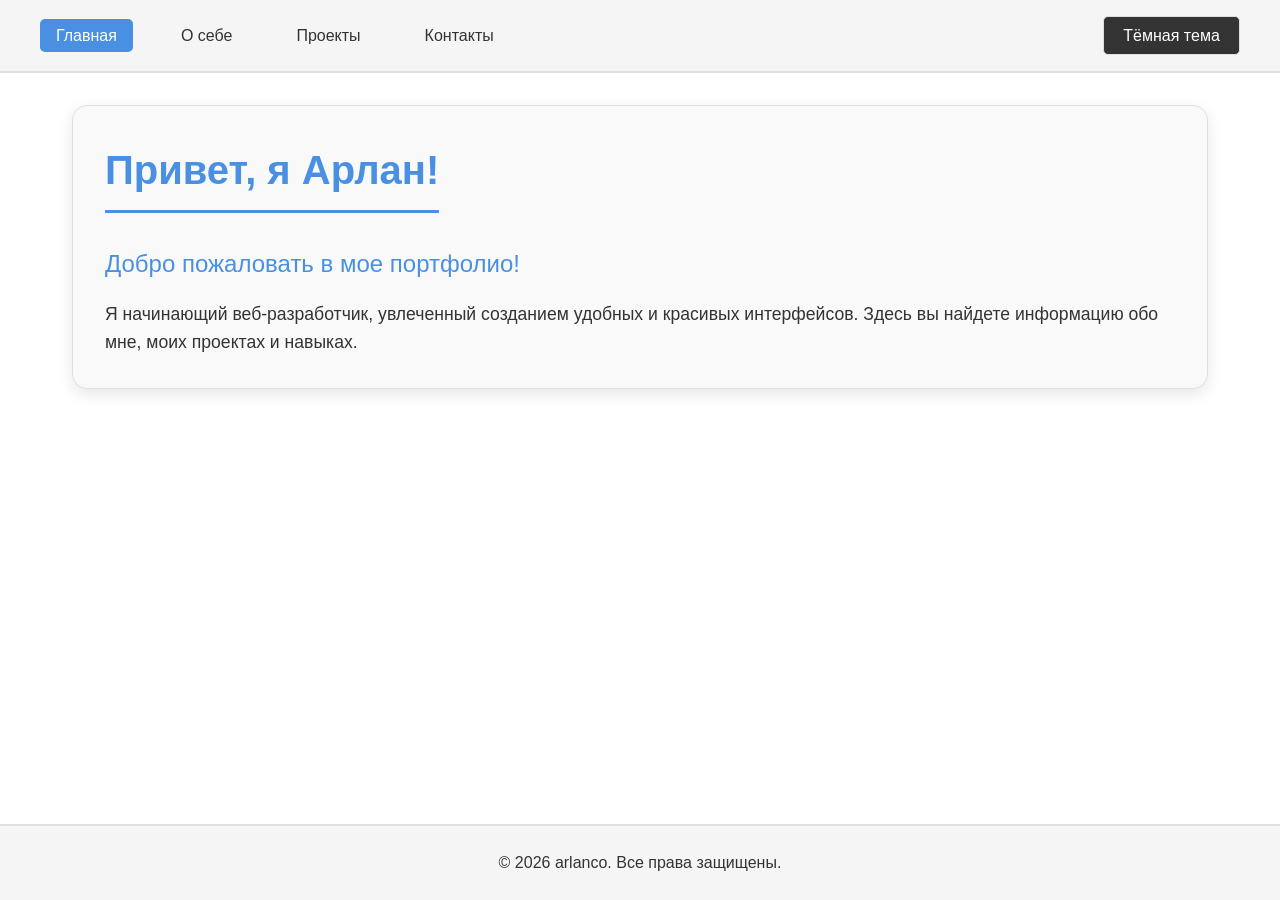
<file: index.html>
<!DOCTYPE html>
<html lang="ru">
<head>
    <meta charset="UTF-8">
    <meta name="viewport" content="width=device-width, initial-scale=1.0">
    <title>Главная - Портфолио</title>
    <link rel="stylesheet" href="style.css">
</head>
<body>
    <header>
        <div class="header-container">
            <nav>
                <ul>
                    <li><a href="index.html" class="active">Главная</a></li>
                    <li><a href="about.html">О себе</a></li>
                    <li><a href="projects.html">Проекты</a></li>
                    <li><a href="contact.html">Контакты</a></li>
                </ul>
            </nav>
            <button id="theme-toggle">Тёмная тема</button>
        </div>
    </header>

    <main>
        <section class="hero">
            <h1>Привет, я Арлан!</h1>
            <div class="hero-content">
                <div class="hero-text">
                    <p class="greeting">Добро пожаловать в мое портфолио!</p>
                    <p class="description">Я начинающий веб-разработчик, увлеченный созданием удобных и красивых интерфейсов. Здесь вы найдете информацию обо мне, моих проектах и навыках.</p>
                </div>
            </div>
        </section>
    </main>

    <footer>
        <p>&copy; 2026 arlanco. Все права защищены.</p>
    </footer>

    <script src="script.js"></script>
</body>
</html>
</file>
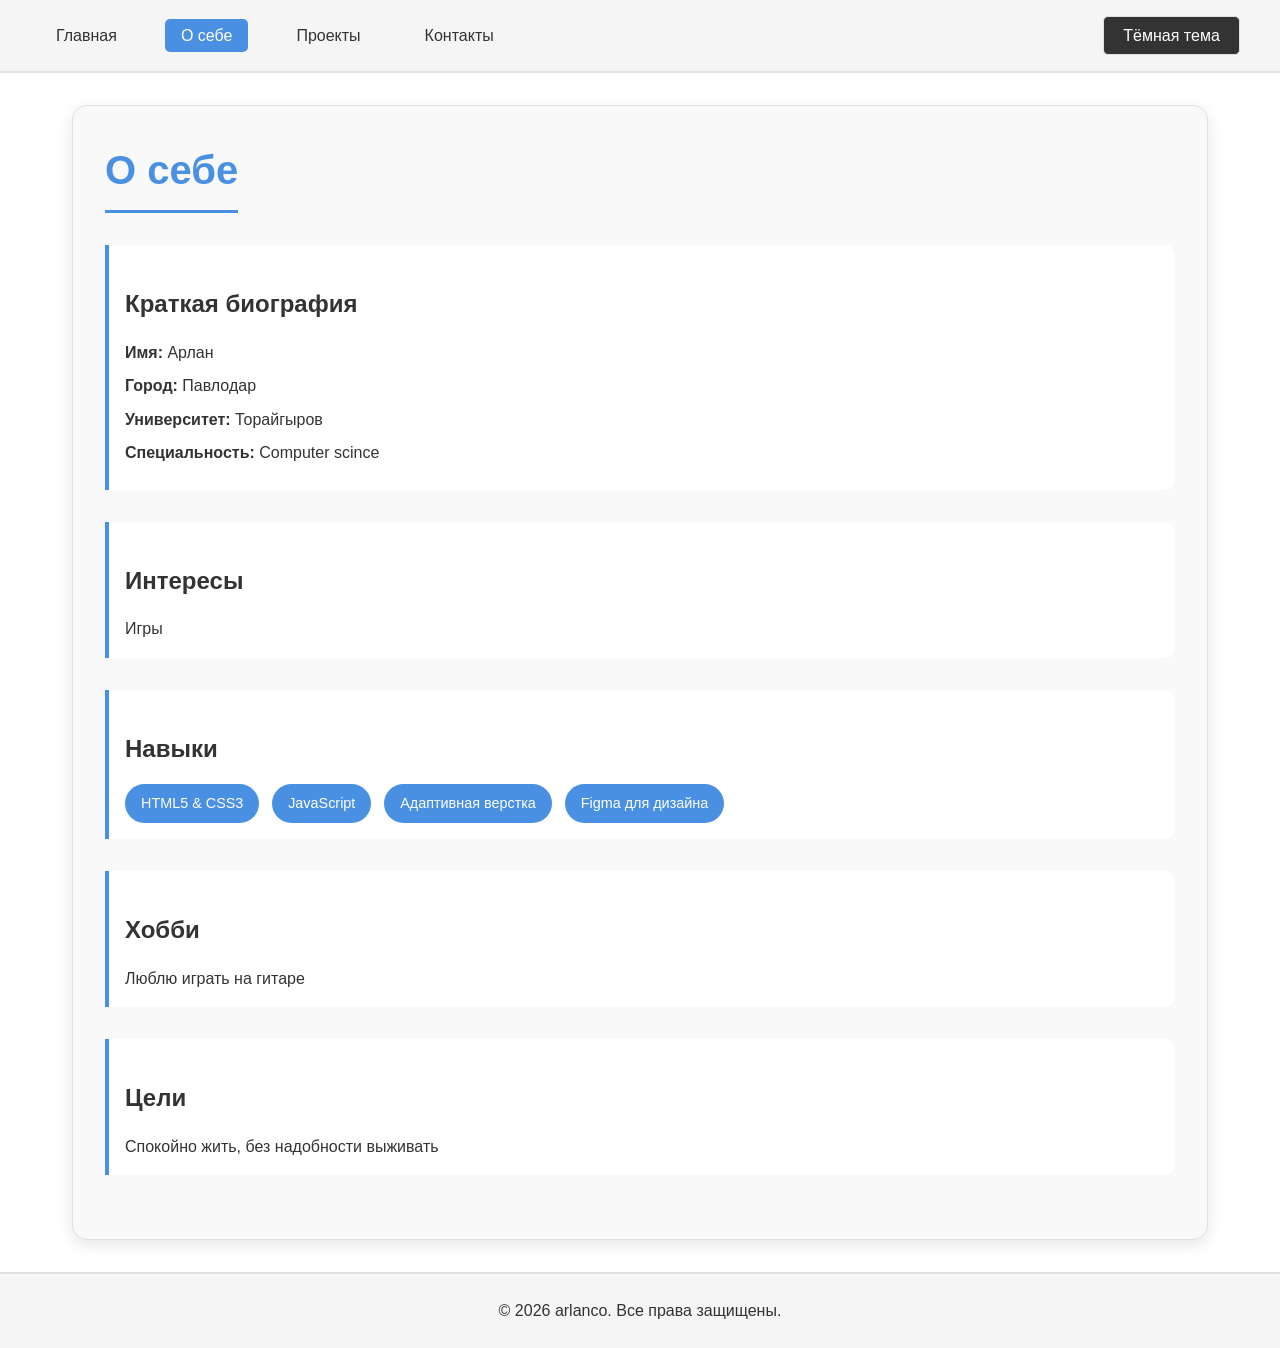
<file: about.html>
<!DOCTYPE html>
<html lang="ru">
<head>
    <meta charset="UTF-8">
    <meta name="viewport" content="width=device-width, initial-scale=1.0">
    <title>О себе - Портфолио</title>
    <link rel="stylesheet" href="style.css">
</head>
<body>
    <header>
        <div class="header-container">
            <nav>
                <ul>
                    <li><a href="index.html">Главная</a></li>
                    <li><a href="about.html" class="active">О себе</a></li>
                    <li><a href="projects.html">Проекты</a></li>
                    <li><a href="contact.html">Контакты</a></li>
                </ul>
            </nav>
            <button id="theme-toggle">Тёмная тема</button>
        </div>
    </header>

    <main>
        <section class="about">
            <h1>О себе</h1>
            
            <article class="bio">
                <h2>Краткая биография</h2>
                <ul class="bio-list">
                    <li><strong>Имя:</strong> Арлан</li>
                    <li><strong>Город:</strong> Павлодар</li>
                    <li><strong>Университет:</strong> Торайгыров</li>
                    <li><strong>Специальность:</strong> Computer scince</li>
                </ul>
            </article>

            <article class="interests">
                <h2>Интересы</h2>
                <p>Игры</p>
            </article>

            <article class="skills">
                <h2>Навыки</h2>
                <ul class="skills-list">
                    <li>HTML5 & CSS3</li>
                    <li>JavaScript</li>
                    <li>Адаптивная верстка</li>
                    <li>Figma для дизайна</li>
                </ul>
            </article>

            <article class="hobbies">
                <h2>Хобби</h2>
                <p>Люблю играть на гитаре</p>
            </article>

            <article class="goals">
                <h2>Цели</h2>
                <p>Спокойно жить, без надобности выживать</p>
            </article>
        </section>
    </main>

    <footer>
        <p>&copy; 2026 arlanco. Все права защищены.</p>
    </footer>

    <script src="script.js"></script>
</body>
</html>
</file>
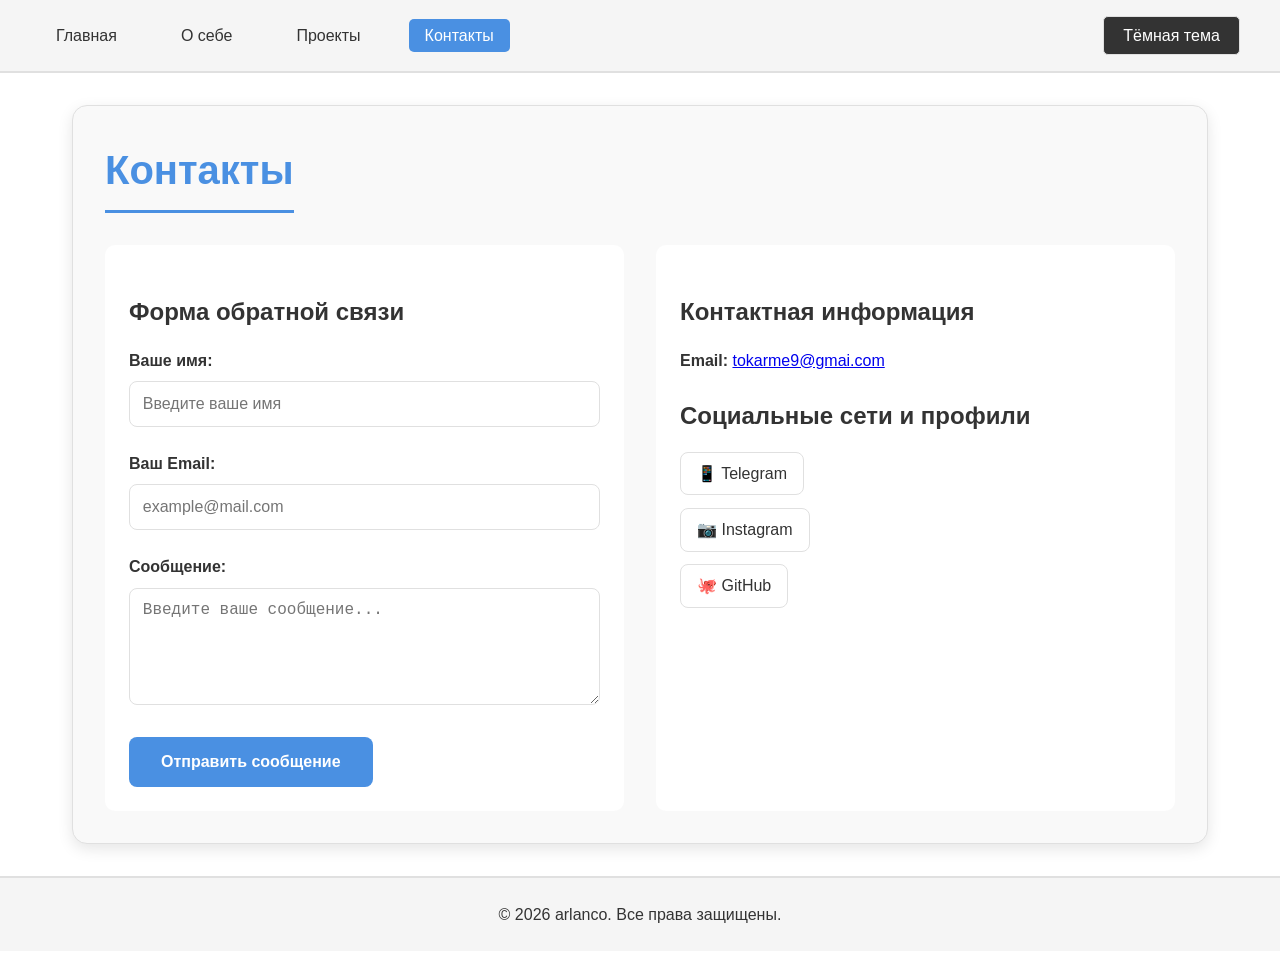
<file: contact.html>
<!DOCTYPE html>
<html lang="ru">
<head>
    <meta charset="UTF-8">
    <meta name="viewport" content="width=device-width, initial-scale=1.0">
    <title>Контакты - Портфолио</title>
    <link rel="stylesheet" href="style.css">
</head>
<body>
    <header>
        <div class="header-container">
            <nav>
                <ul>
                    <li><a href="index.html">Главная</a></li>
                    <li><a href="about.html">О себе</a></li>
                    <li><a href="projects.html">Проекты</a></li>
                    <li><a href="contact.html" class="active">Контакты</a></li>
                </ul>
            </nav>
            <button id="theme-toggle">Тёмная тема</button>
        </div>
    </header>

    <main>
        <section class="contact">
            <h1>Контакты</h1>

            <div class="contact-container">
                <div class="contact-form">
                    <h2>Форма обратной связи</h2>
                    <form id="contactForm">
                        <div class="form-group">
                            <label for="name">Ваше имя:</label>
                            <input type="text" id="name" name="name" placeholder="Введите ваше имя" required>
                        </div>

                        <div class="form-group">
                            <label for="email">Ваш Email:</label>
                            <input type="email" id="email" name="email" placeholder="example@mail.com" required>
                        </div>

                        <div class="form-group">
                            <label for="message">Сообщение:</label>
                            <textarea id="message" name="message" rows="5" placeholder="Введите ваше сообщение..." required></textarea>
                        </div>

                        <button type="submit" class="submit-btn">Отправить сообщение</button>
                    </form>
                </div>

                <div class="contact-info">
                    <h2>Контактная информация</h2>
                    <p><strong>Email:</strong> <a href="mailto:alex.dev@example.com">tokarme9@gmai.com</a></p>

                    <h2>Социальные сети и профили</h2>
                    <ul class="social-links">
                        <li><a href="#" target="_blank">📱 Telegram</a></li>
                        <li><a href="#" target="_blank">📷 Instagram</a></li>
                        <li><a href="#" target="_blank">🐙 GitHub</a></li>
                    </ul>
                </div>
            </div>
        </section>
    </main>

    <footer>
        <p>&copy; 2026 arlanco. Все права защищены.</p>
    </footer>

    <script src="script.js"></script>
</body>
</html>
</file>
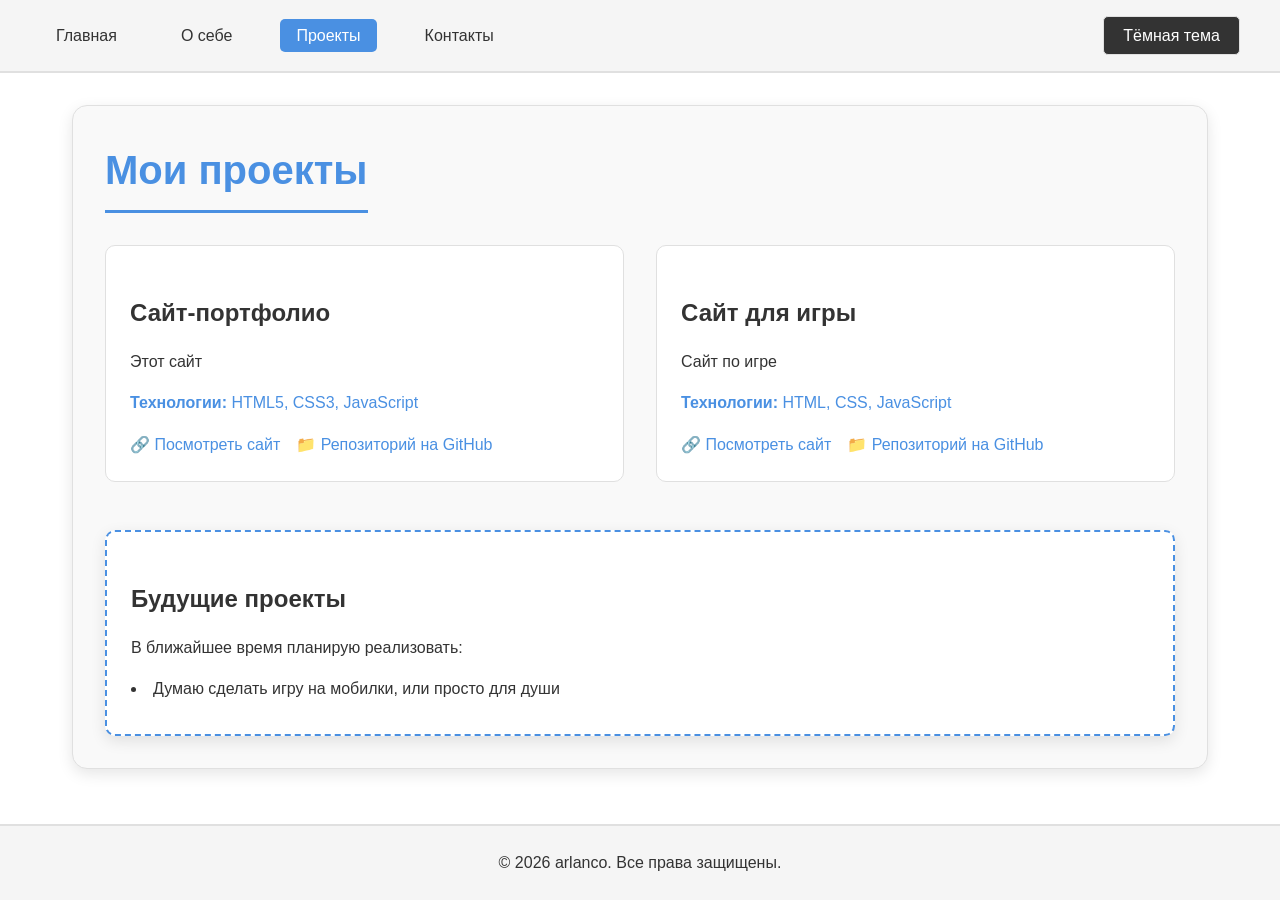
<file: projects.html>
<!DOCTYPE html>
<html lang="ru">
<head>
    <meta charset="UTF-8">
    <meta name="viewport" content="width=device-width, initial-scale=1.0">
    <title>Проекты - Портфолио</title>
    <link rel="stylesheet" href="style.css">
</head>
<body>
    <header>
        <div class="header-container">
            <nav>
                <ul>
                    <li><a href="index.html">Главная</a></li>
                    <li><a href="about.html">О себе</a></li>
                    <li><a href="projects.html" class="active">Проекты</a></li>
                    <li><a href="contact.html">Контакты</a></li>
                </ul>
            </nav>
            <button id="theme-toggle">Тёмная тема</button>
        </div>
    </header>

    <main>
        <section class="projects">
            <h1>Мои проекты</h1>

            <div class="projects-grid">
                <article class="project-card">
                    <h2>Сайт-портфолио</h2>
                    <p class="project-description">Этот сайт</p>
                    <p class="project-tech"><strong>Технологии:</strong> HTML5, CSS3, JavaScript</p>
                    <div class="project-links">
                        <a href="#" target="_blank">🔗 Посмотреть сайт</a>
                        <a href="#" target="_blank">📁 Репозиторий на GitHub</a>
                    </div>
                </article>

                <article class="project-card">
                    <h2>Сайт для игры</h2>
                    <p class="project-description">Сайт по игре</p>
                    <p class="project-tech"><strong>Технологии:</strong> HTML, CSS, JavaScript</p>
                    <div class="project-links">
                        <a href="#" target="_blank">🔗 Посмотреть сайт</a>
                        <a href="#" target="_blank">📁 Репозиторий на GitHub</a>
                    </div>
                </article>
            </div>

            <section class="future-projects">
                <h2>Будущие проекты</h2>
                <p>В ближайшее время планирую реализовать:</p>
                <ul>
                    <li>Думаю сделать игру на мобилки, или просто для души</li>
                </ul>
            </section>
        </section>
    </main>

    <footer>
        <p>&copy; 2026 arlanco. Все права защищены.</p>
    </footer>

    <script src="script.js"></script>
</body>
</html>
</file>
<file: style.css>
:root {
    --bg-color: #ffffff;
    --text-color: #333333;
    --header-footer-bg: #f5f5f5;
    --link-color: #4a90e2;
    --link-hover-color: #357abd;
    --active-link-bg: #4a90e2;
    --active-link-color: white;
    --card-bg: #f9f9f9;
    --border-color: #e0e0e0;
    --button-bg: #333333;
    --button-color: white;
    --shadow: rgba(0,0,0,0.1);
}

body.dark-theme {
    --bg-color: #1a1a1a;
    --text-color: #f0f0f0;
    --header-footer-bg: #2d2d2d;
    --link-color: #66b0ff;
    --link-hover-color: #99ccff;
    --active-link-bg: #66b0ff;
    --active-link-color: #1a1a1a;
    --card-bg: #2d2d2d;
    --border-color: #404040;
    --button-bg: #666666;
    --button-color: #ffffff;
    --shadow: rgba(255,255,255,0.05);
}

* {
    margin: 0;
    padding: 0;
    box-sizing: border-box;
}

body {
    font-family: 'Segoe UI', Tahoma, Geneva, Verdana, sans-serif;
    background-color: var(--bg-color);
    color: var(--text-color);
    line-height: 1.6;
    transition: background-color 0.3s, color 0.3s;
    min-height: 100vh;
    display: flex;
    flex-direction: column;
}

header {
    background-color: var(--header-footer-bg);
    border-bottom: 2px solid var(--border-color);
    padding: 1rem 2rem;
}

.header-container {
    max-width: 1200px;
    margin: 0 auto;
    display: flex;
    justify-content: space-between;
    align-items: center;
}

nav ul {
    list-style: none;
    display: flex;
    gap: 2rem;
}

nav a {
    text-decoration: none;
    color: var(--text-color);
    font-weight: 500;
    padding: 0.5rem 1rem;
    border-radius: 5px;
    transition: all 0.3s;
}

nav a:hover {
    color: var(--link-color);
    background-color: rgba(74, 144, 226, 0.1);
}

nav a.active {
    background-color: var(--active-link-bg);
    color: var(--active-link-color);
}

#theme-toggle {
    background-color: var(--button-bg);
    color: var(--button-color);
    border: none;
    padding: 0.6rem 1.2rem;
    border-radius: 5px;
    cursor: pointer;
    font-size: 1rem;
    font-weight: 500;
    transition: opacity 0.3s;
    border: 1px solid var(--border-color);
}

#theme-toggle:hover {
    opacity: 0.8;
}

main {
    flex: 1;
    max-width: 1200px;
    margin: 2rem auto;
    padding: 0 2rem;
    width: 100%;
}

section {
    background-color: var(--card-bg);
    padding: 2rem;
    border-radius: 15px;
    box-shadow: 0 5px 15px var(--shadow);
    border: 1px solid var(--border-color);
}

h1 {
    font-size: 2.5rem;
    margin-bottom: 2rem;
    color: var(--link-color);
    border-bottom: 3px solid var(--link-color);
    padding-bottom: 0.5rem;
    display: inline-block;
}

h2 {
    margin: 1.5rem 0 1rem 0;
    color: var(--text-color);
}


.hero-content {
    display: flex;
    gap: 2rem;
    align-items: center;
}

.hero-text {
    flex: 1;
}

.greeting {
    font-size: 1.5rem;
    color: var(--link-color);
    margin-bottom: 1rem;
}

.description {
    font-size: 1.1rem;
}


.about article {
    margin-bottom: 2rem;
    padding: 1rem;
    border-left: 4px solid var(--link-color);
    background-color: var(--bg-color);
    border-radius: 0 10px 10px 0;
}

.bio-list {
    list-style: none;
}

.bio-list li {
    margin-bottom: 0.5rem;
}

.skills-list {
    display: flex;
    flex-wrap: wrap;
    gap: 0.8rem;
    list-style: none;
}

.skills-list li {
    background-color: var(--link-color);
    color: white;
    padding: 0.5rem 1rem;
    border-radius: 20px;
    font-size: 0.9rem;
}


.projects-grid {
    display: grid;
    grid-template-columns: repeat(auto-fit, minmax(300px, 1fr));
    gap: 2rem;
    margin-bottom: 3rem;
}

.project-card {
    background-color: var(--bg-color);
    border: 1px solid var(--border-color);
    border-radius: 10px;
    padding: 1.5rem;
    transition: transform 0.3s;
}

.project-card:hover {
    transform: translateY(-5px);
    box-shadow: 0 10px 25px var(--shadow);
}


.project-description {
    margin: 1rem 0;
}

.project-tech {
    margin: 1rem 0;
    color: var(--link-color);
}

.project-links {
    display: flex;
    gap: 1rem;
    margin-top: 1rem;
}

.project-links a {
    color: var(--link-color);
    text-decoration: none;
    font-weight: 500;
}

.project-links a:hover {
    text-decoration: underline;
}

.future-projects {
    background-color: var(--bg-color);
    padding: 1.5rem;
    border-radius: 10px;
    border: 2px dashed var(--link-color);
}

.future-projects ul {
    list-style-position: inside;
    margin-top: 1rem;
}

.future-projects li {
    margin-bottom: 0.5rem;
}

.contact-container {
    display: grid;
    grid-template-columns: 1fr 1fr;
    gap: 2rem;
}

.contact-form, .contact-info {
    background-color: var(--bg-color);
    padding: 1.5rem;
    border-radius: 10px;
}

.form-group {
    margin-bottom: 1.5rem;
}

.form-group label {
    display: block;
    margin-bottom: 0.5rem;
    font-weight: 600;
}

.form-group input,
.form-group textarea {
    width: 100%;
    padding: 0.8rem;
    border: 1px solid var(--border-color);
    border-radius: 8px;
    font-size: 1rem;
    background-color: var(--bg-color);
    color: var(--text-color);
}

.form-group input:focus,
.form-group textarea:focus {
    outline: none;
    border-color: var(--link-color);
}

.submit-btn {
    background-color: var(--link-color);
    color: white;
    border: none;
    padding: 1rem 2rem;
    border-radius: 8px;
    font-size: 1rem;
    font-weight: 600;
    cursor: pointer;
    transition: opacity 0.3s;
}

.submit-btn:hover {
    opacity: 0.9;
}

.social-links {
    list-style: none;
    margin-top: 1rem;
}

.social-links li {
    margin-bottom: 0.8rem;
}

.social-links a {
    color: var(--text-color);
    text-decoration: none;
    padding: 0.5rem 1rem;
    border: 1px solid var(--border-color);
    border-radius: 8px;
    display: inline-block;
    transition: all 0.3s;
}

.social-links a:hover {
    background-color: var(--link-color);
    color: white;
    border-color: var(--link-color);
}


footer {
    background-color: var(--header-footer-bg);
    text-align: center;
    padding: 1.5rem;
    border-top: 2px solid var(--border-color);
    color: var(--text-color);
}


@media (max-width: 768px) {
    .header-container {
        flex-direction: column;
        gap: 1rem;
    }
    
    nav ul {
        flex-wrap: wrap;
        justify-content: center;
    }
    
    .hero-content {
        flex-direction: column;
        text-align: center;
    }
    
    .contact-container {
        grid-template-columns: 1fr;
    }
    
    h1 {
        font-size: 2rem;
    }
}
</file>
